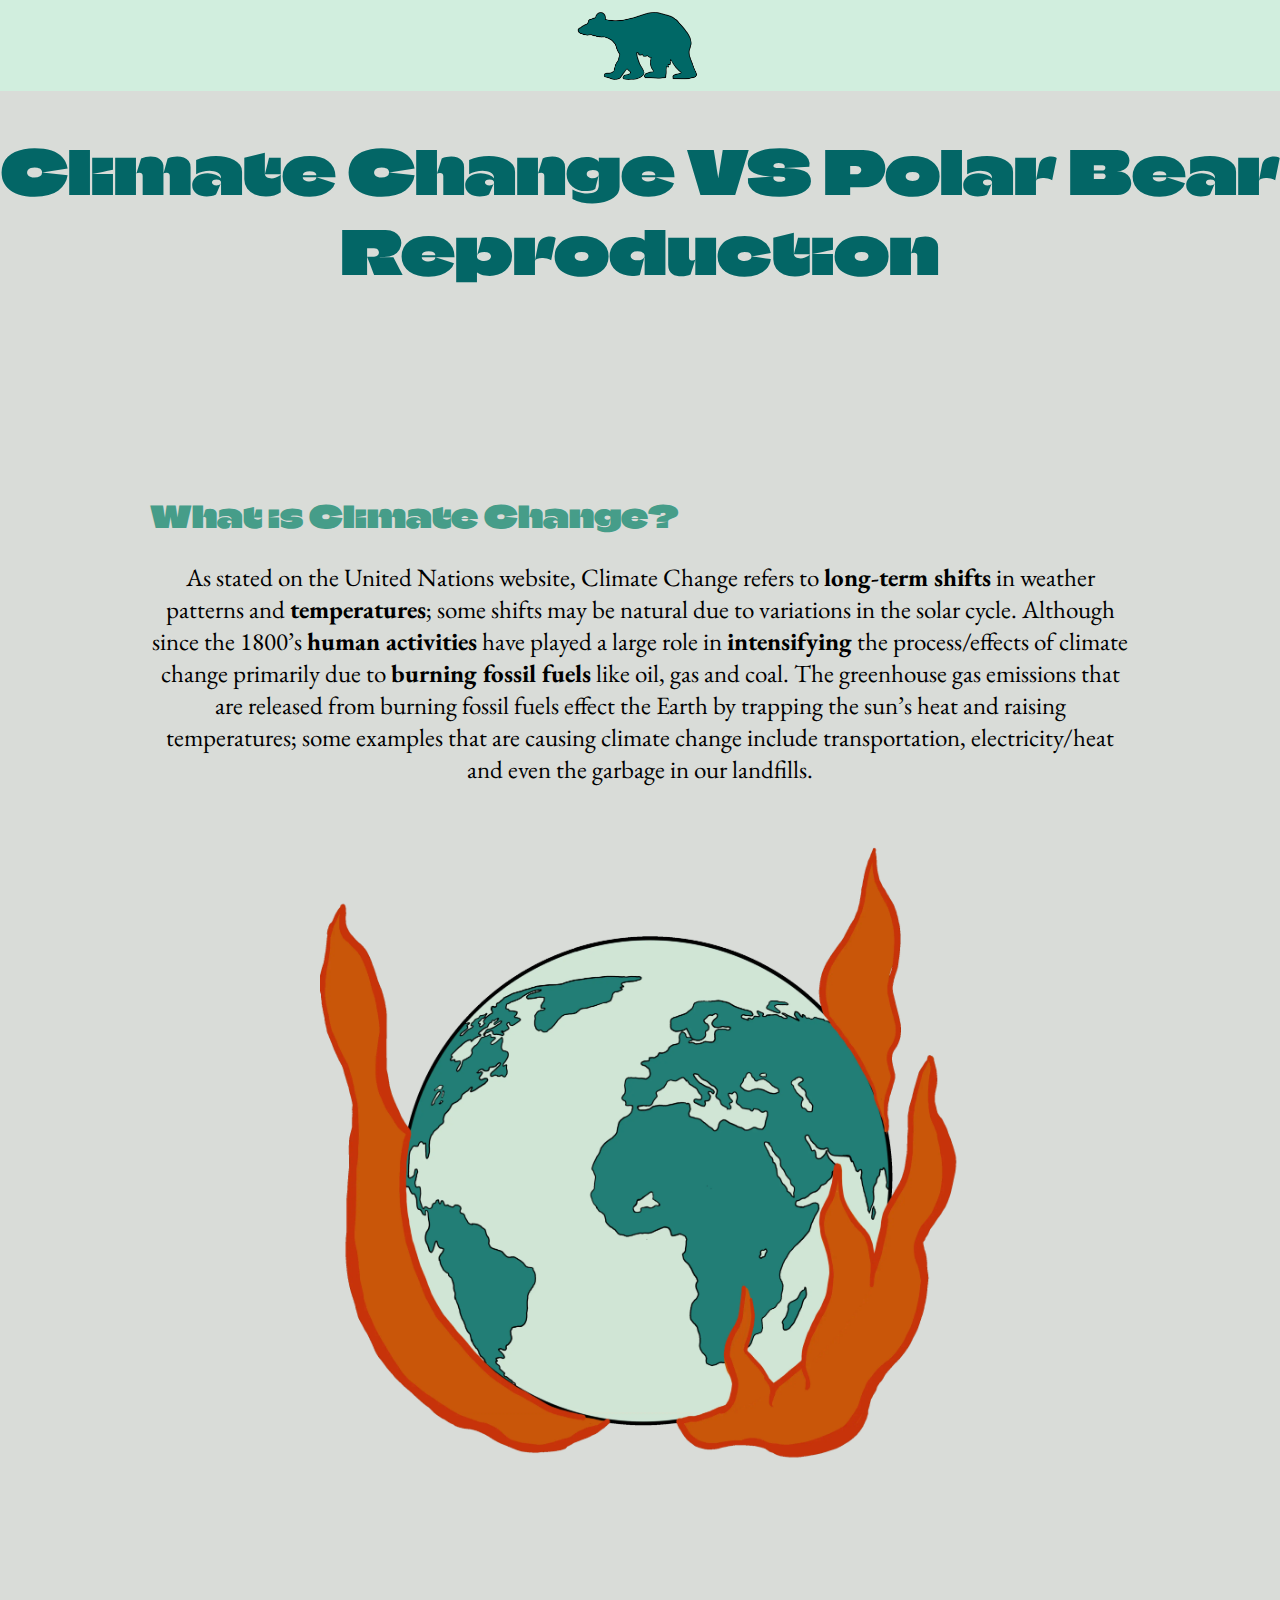
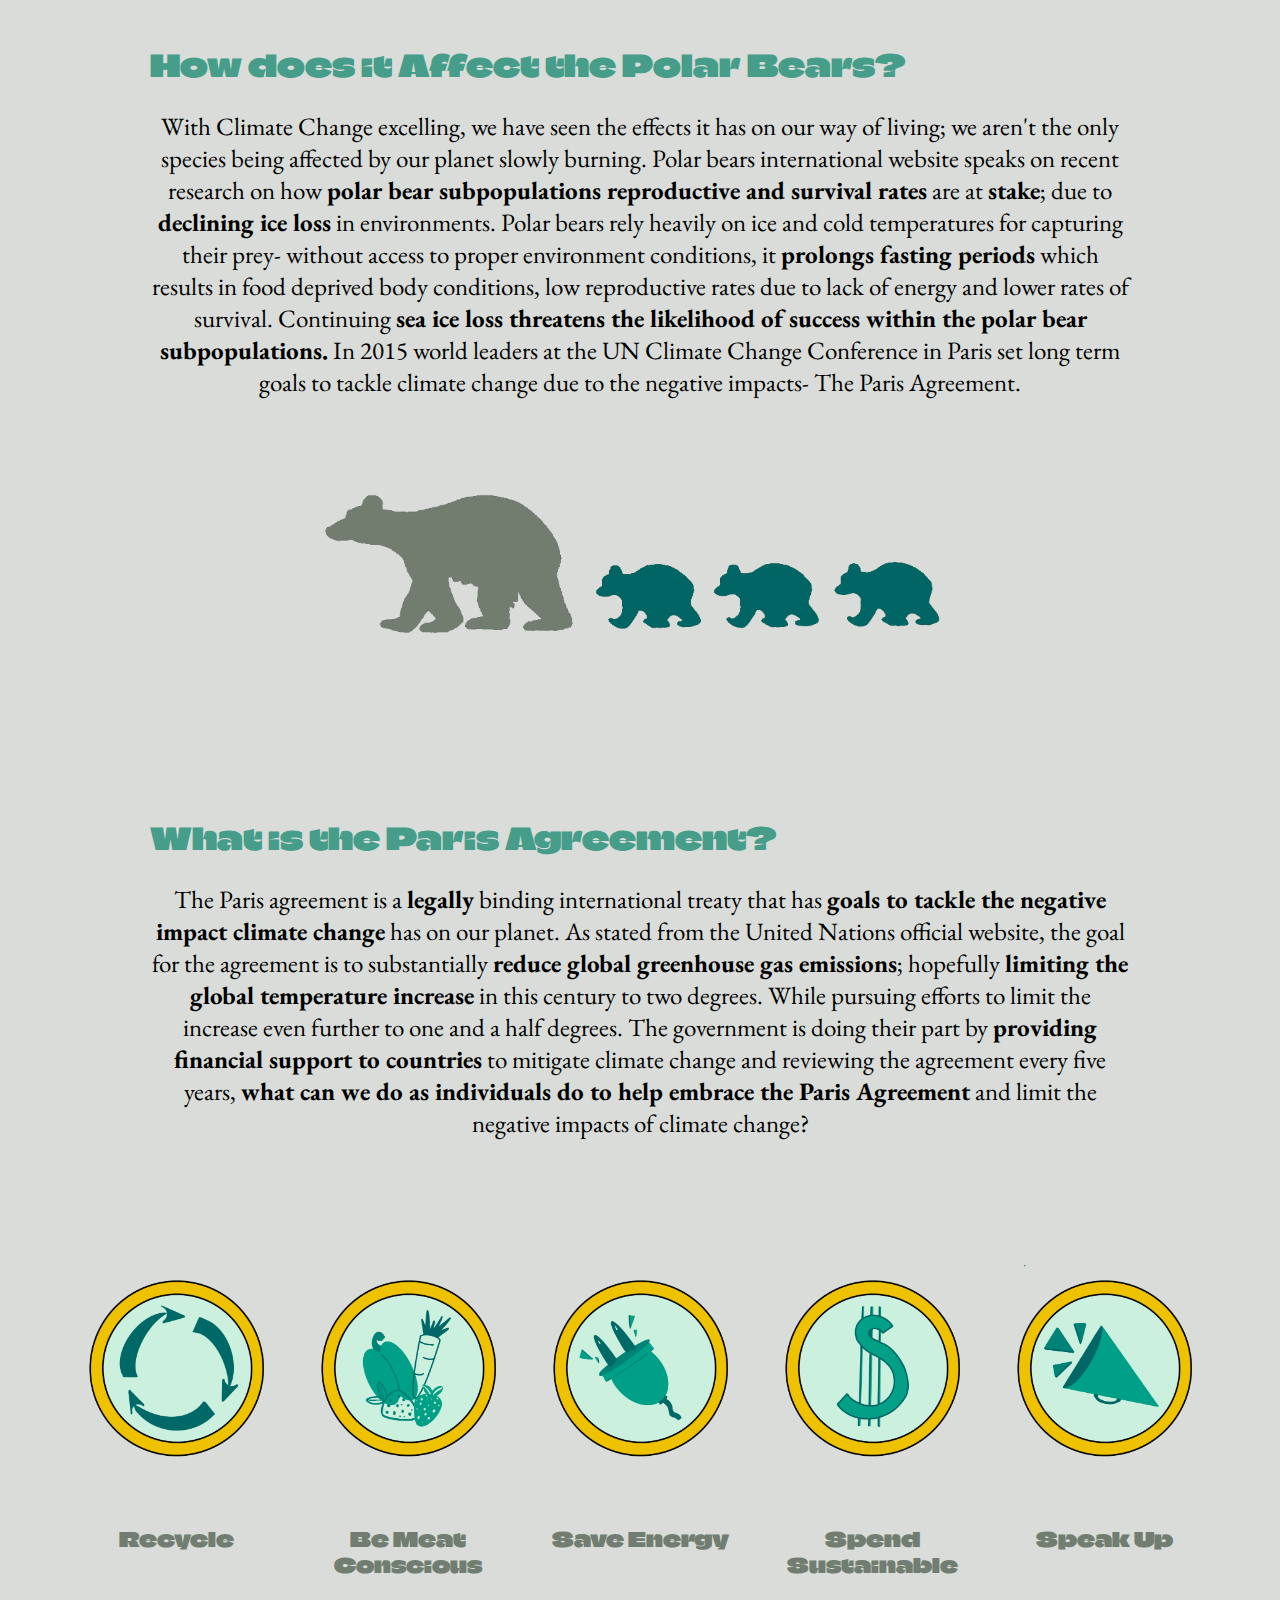
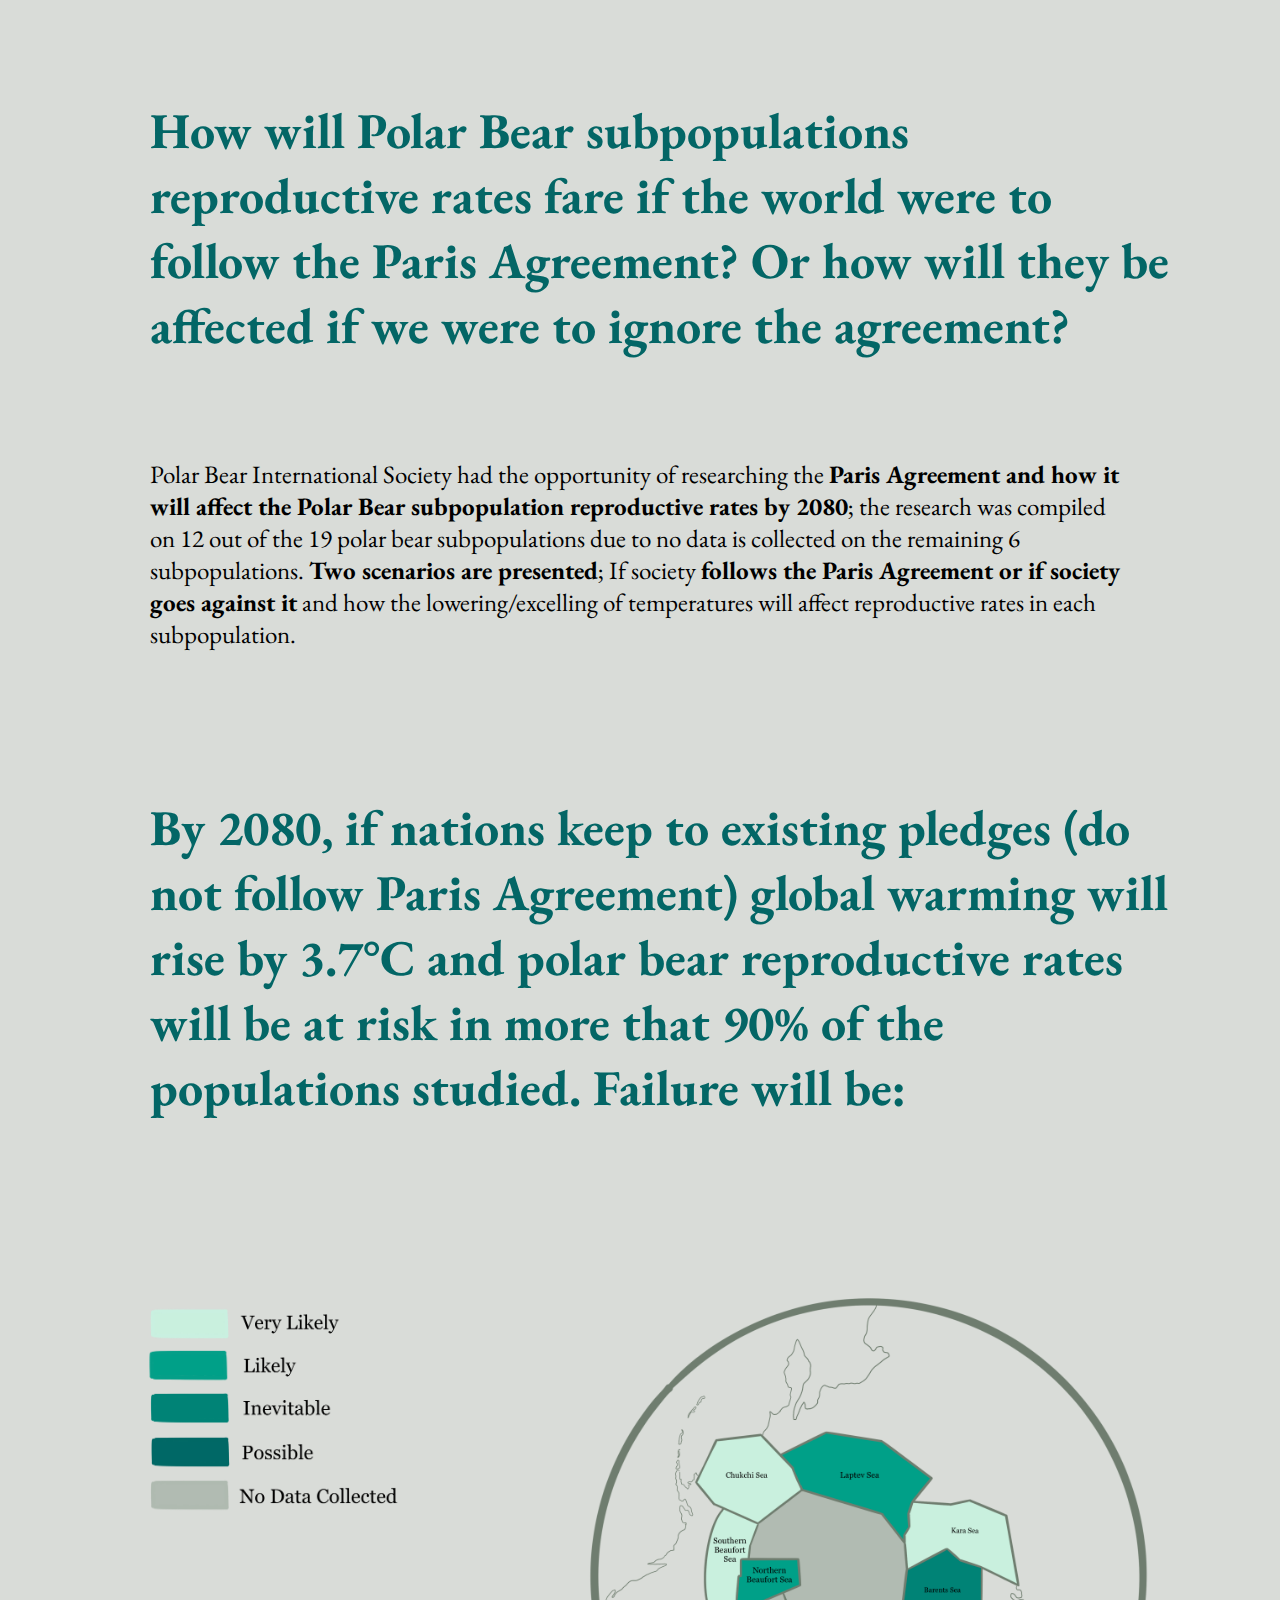
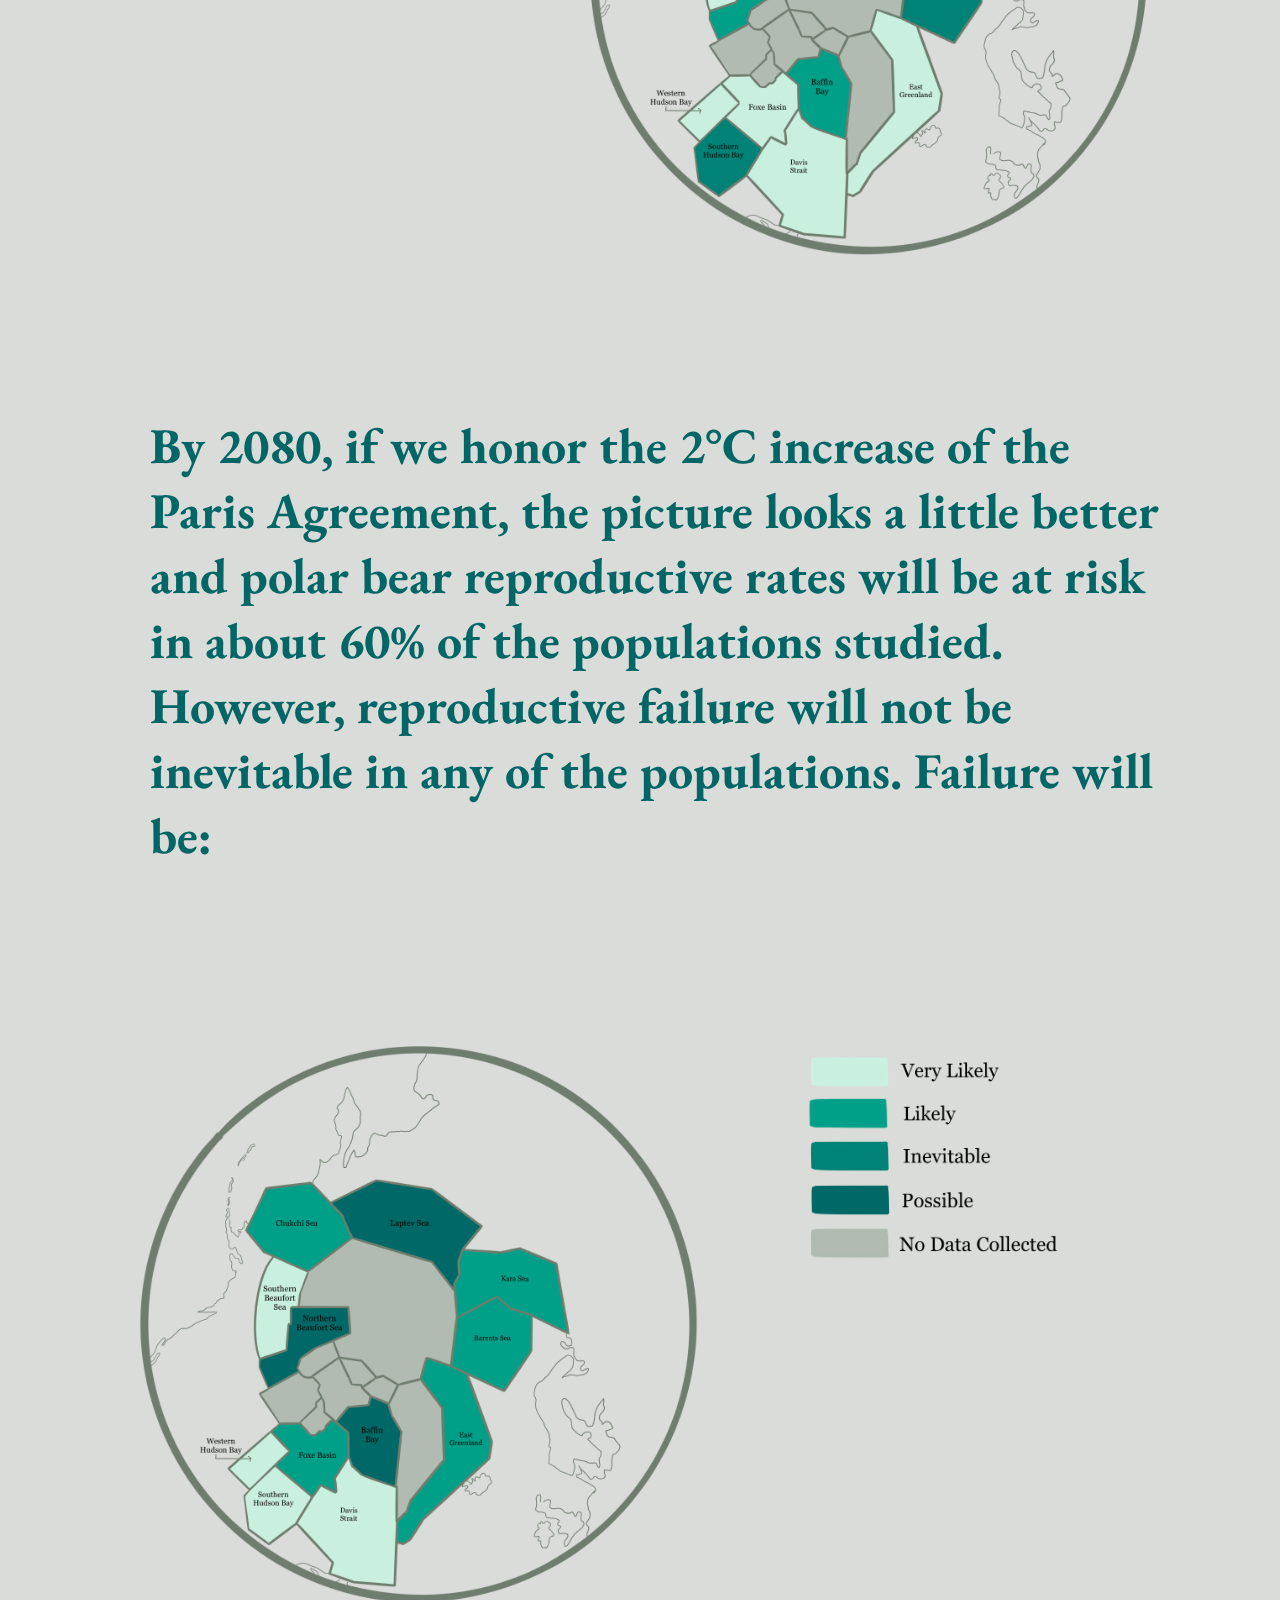
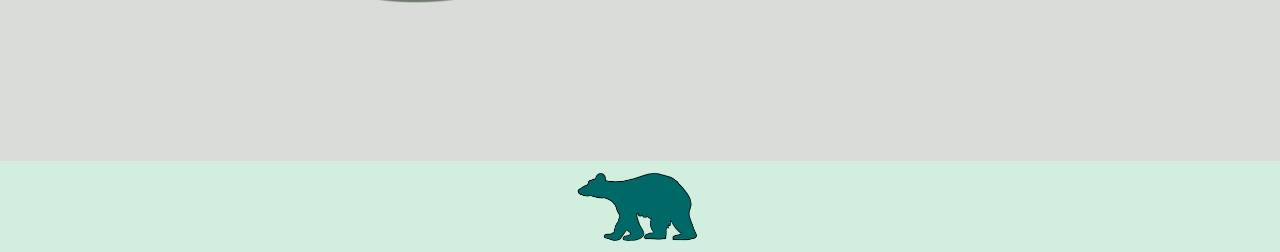
<file: index.html>
<!DOCTYPE html>
<html>
    <head>
        <title>Risk of Polar Bear Reproductive Rates</title>
        <meta charset="UTF-8">
        <link rel="preconnect" href="https://fonts.googleapis.com">
        <link rel="preconnect" href="https://fonts.gstatic.com" crossorigin>
        <link href="https://fonts.googleapis.com/css2?family=Climate+Crisis&family=EB+Garamond:wght@400;800&display=swap" rel="stylesheet">        
        <link rel="stylesheet" href="css/style.css">
    </head>
    <header class="header">
       <a href="about.html"><img class= "header_img" src="images/logo.png"></a>
    </header>
    <body>
        <h1>Climate Change VS Polar Bear Reproduction</h1>
        <main>
            <div class="heading">
                <h2>What is Climate Change?</h2>
                </div>
                <div class="paragraph">
                    <p>As stated on the United Nations website, Climate Change refers to <strong>long-term shifts</strong> in weather patterns and <strong>temperatures</strong>; 
                        some shifts may be natural due to variations in the solar cycle. Although since the 1800’s <strong>human activities</strong> have played a 
                        large role in <strong>intensifying</strong> the process/effects of climate change primarily due to <strong>burning fossil fuels</strong> like oil, gas and coal. 
                        The greenhouse gas emissions that are released from burning fossil fuels effect the Earth by trapping the sun’s heat and raising temperatures; 
                        some examples that are causing climate change include transportation, electricity/heat and even the garbage in our landfills.</p>
                </div>
                <div class="center-img">
                    <img class="center-img__img" src="images/Earth.webp" alt="Earth">
                </div>
                <div class="heading">
                    <h2>How does it Affect the Polar Bears?</h2>
                </div>
                <div class="paragraph">
                    <p>With Climate Change excelling, we have seen the effects it has on our way of living; we aren't the only species being affected by our planet slowly burning.
                         Polar bears international website speaks on recent research on how <strong>polar bear subpopulations reproductive and survival rates</strong> are at <strong>stake</strong>; due to <strong>declining 
                         ice loss</strong> in environments. Polar bears rely heavily on ice and cold temperatures for capturing their prey- without access to proper environment conditions, 
                         it <strong>prolongs fasting periods</strong> which results in food deprived body conditions, low reproductive rates due to lack of energy and lower rates of survival. Continuing
                         <strong>sea ice loss threatens the likelihood of success within the polar bear subpopulations.</strong> In 2015 world leaders at the UN Climate Change Conference in Paris set long
                         term goals to tackle climate change due to the negative impacts- The Paris Agreement. 
                    </p>
                </div>
                <div class="center-img">
                <img class='center-img__img' src="images/PolarBears.webp" alt="Bears">
                </div>
                <div class="heading">
                    <h2>What is the Paris Agreement?</h2>
                </div>
                <div class="paragraph">
                    <p>
                        The Paris agreement is a <strong>legally</strong> binding international treaty that has <strong>goals to tackle the negative impact climate change</strong> has on our planet. As stated from the 
                        United Nations official website, the goal for the agreement is to substantially <strong>reduce global greenhouse gas emissions</strong>; hopefully <strong>limiting the global temperature increase</strong> in this 
                        century to two degrees. While pursuing efforts to limit the increase even further to one and a half degrees. The government is doing their part by <strong>providing financial support to countries</strong>
                        to mitigate climate change and reviewing the agreement every five years, <strong>what can we do as individuals do to help embrace the Paris Agreement</strong> and limit the negative impacts of climate change?
                    </p>
                </div>
                <div class="grid-column">
                <div>
                    <img src="images/Recycle.png" alt="Recycle">
                    <h3>Recycle</h3>
                </div>
                <div>
                    <img src="images/ConsumeLessMeat.png" alt="Diet">
                    <h3>Be Meat Conscious</h3>
                </div>
                <div>
                    <img src="images/SaveEnergy.png" alt="Energy">
                    <h3>Save Energy</h3>
                </div>
                <div>
                    <img src="images/SpendMoneyWisely.png" alt="Money">
                    <h3>Spend Sustainable</h3>
                </div>
                <div>
                    <img src="images/SpeakUp.png" alt="Speak">
                    <h3>Speak Up</h3>
                </div>
            </div>
    <div class="heading--left">
        <h4>How will Polar Bear subpopulations reproductive rates fare if the world
        were to follow the Paris Agreement? Or how will they be affected 
        if we were to ignore the agreement? </h4>
    </div>
    <div class="paragraph--left">
        <p>Polar Bear International Society had the opportunity of researching
         the <strong>Paris Agreement and how it will affect the Polar Bear subpopulation
        reproductive rates by 2080</strong>; the research was compiled on 12 out of the 19 polar bear subpopulations due
        to no data is collected on the remaining 6 subpopulations. <strong>Two scenarios are presented</strong>; If society <strong>follows the Paris Agreement or if society goes against it</strong> and how the lowering/excelling 
       of temperatures will affect reproductive rates in each subpopulation.
         </p>
         </div>
            <div class="heading--left">
            <h4>By 2080, if nations keep to existing pledges (do not follow Paris Agreement) global warming will rise by 3.7°C 
                and polar bear reproductive rates will be at risk in more that 90% of the populations studied. 
                Failure will be:</h4>
             </div>
        <div class="grid-column--left">
            <img class= "grid-column__img" src="images/ColorChart.png">
            <img src="images/PossibilityOne.png">
        </div>
        <div class="heading--left">
            <h4>By 2080, if we honor the 2°C increase of the Paris Agreement, the picture looks a little better and polar bear reproductive rates will be at risk
            in about 60% of the populations studied. However, reproductive failure will not be inevitable in any of the populations. Failure will be:</h4>
        </div>
        <div class="grid-column--right">
        <img src="images/PossibilityTwo.png">
        <img class= "grid-column__img" src="images/ColorChart.png">
        </div>
        </main>
        <footer class="footer">
            <a href="about.html"><img class= "header_img" src="images/logo.png"></a>
        </footer>
    </body>
</html>
</file>
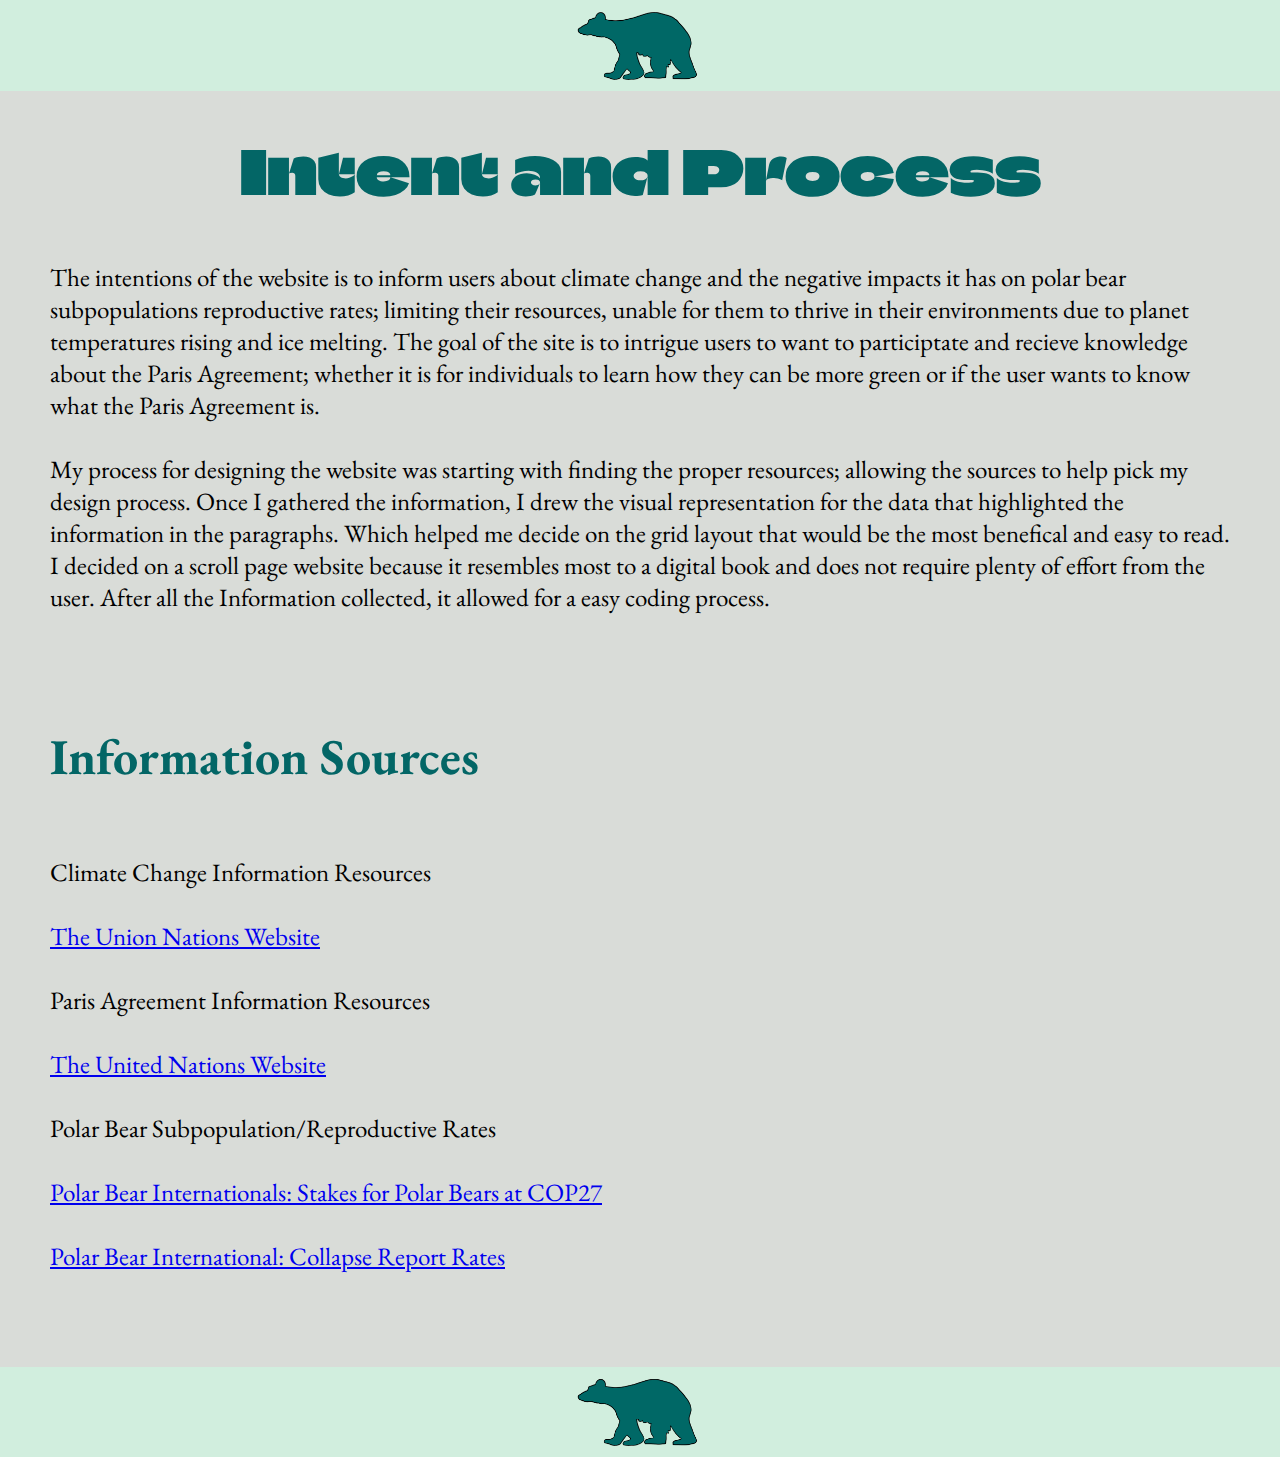
<file: about.html>
<!DOCTYPE html>
<html>
    <head>
        <title>Risk of Polar Bear Reproductive Rates</title>
        <meta charset="UTF-8">
        <link rel="preconnect" href="https://fonts.googleapis.com">
        <link rel="preconnect" href="https://fonts.gstatic.com" crossorigin>
        <link href="https://fonts.googleapis.com/css2?family=Climate+Crisis&family=EB+Garamond:wght@400;800&display=swap" rel="stylesheet">        
        <link rel="stylesheet" href="css/style.css">
    </head>
    <header class="header">
        <a href="index.html"><img class= "header_img" src="images/logo.png"></a>
     </header>
     <body>
        <main>
        <h1>Intent and Process</h1>
       <div class="paragraph--left2">
        <p>
        The intentions of the website is to inform users about climate change and 
        the negative impacts it has on polar bear subpopulations reproductive rates;
        limiting their resources, unable for them to thrive in their environments due 
        to planet temperatures rising and ice melting. The goal of the site is to intrigue 
        users to want to participtate and recieve knowledge about the Paris Agreement; whether 
        it is for individuals to learn how they can be more green or if the user wants to know what 
        the Paris Agreement is.<br><br>
        My process for designing the website was starting with finding the proper resources; allowing the sources
        to help pick my design process. Once I gathered the information, I drew the visual representation for the data that 
        highlighted the information in the paragraphs. Which helped me decide on the grid layout that would be the most benefical and easy to read. 
        I decided on a scroll page website because it resembles most to a digital book and does not require plenty of effort from the user. After all
        the Information collected, it allowed for a easy coding process. 

        </p>
        </div>
        <h4>Information Sources</h4>
        <div class="paragraph--left2">
            <p>Climate Change Information Resources<br><br>
         <a href="https://www.un.org/en/about-us/copyright">The Union Nations Website</a><br><br>
         Paris Agreement Information Resources<br><br>
         <a href="https://www.un.org/en/climatechange/paris-agreement">The United Nations Website</a><br><br>
         Polar Bear Subpopulation/Reproductive Rates<br><br>
         <a href="https://polarbearsinternational.org/news-media/articles/the-stakes-for-polar-bears-at-cop27">Polar Bear Internationals: 
            Stakes for Polar Bears at COP27</a><br><br>
            <a href="https://polarbearsinternational.org/news-media/articles/polar-bear-populations-collapse-report">Polar Bear International: 
                Collapse Report Rates</a>
            </p>
        </div>
        </main>
        <footer class="footer">
            <a href="index.html"><img class= "header_img" src="images/logo.png"></a>
        </footer>
    </body>
</html>
</file>
<file: css/style.css>
@import 'center.css';
@import 'heading.css';
@import 'header.css';

*{
    box-sizing: border-box;
}

body,
html {
    margin: 0;
    min-height: 100vh;
    font-family: 'EB Garamond', serif;
    font-size: 25px;
    background-color: #D9DCD8;
}

img {
    max-width: 100%;
}

@media screen and (max-width: 414px) {
    h3 {
        display: none;
    }
    .grid-column {
        grid-template-columns: 1fr;
    }
}
</file>
